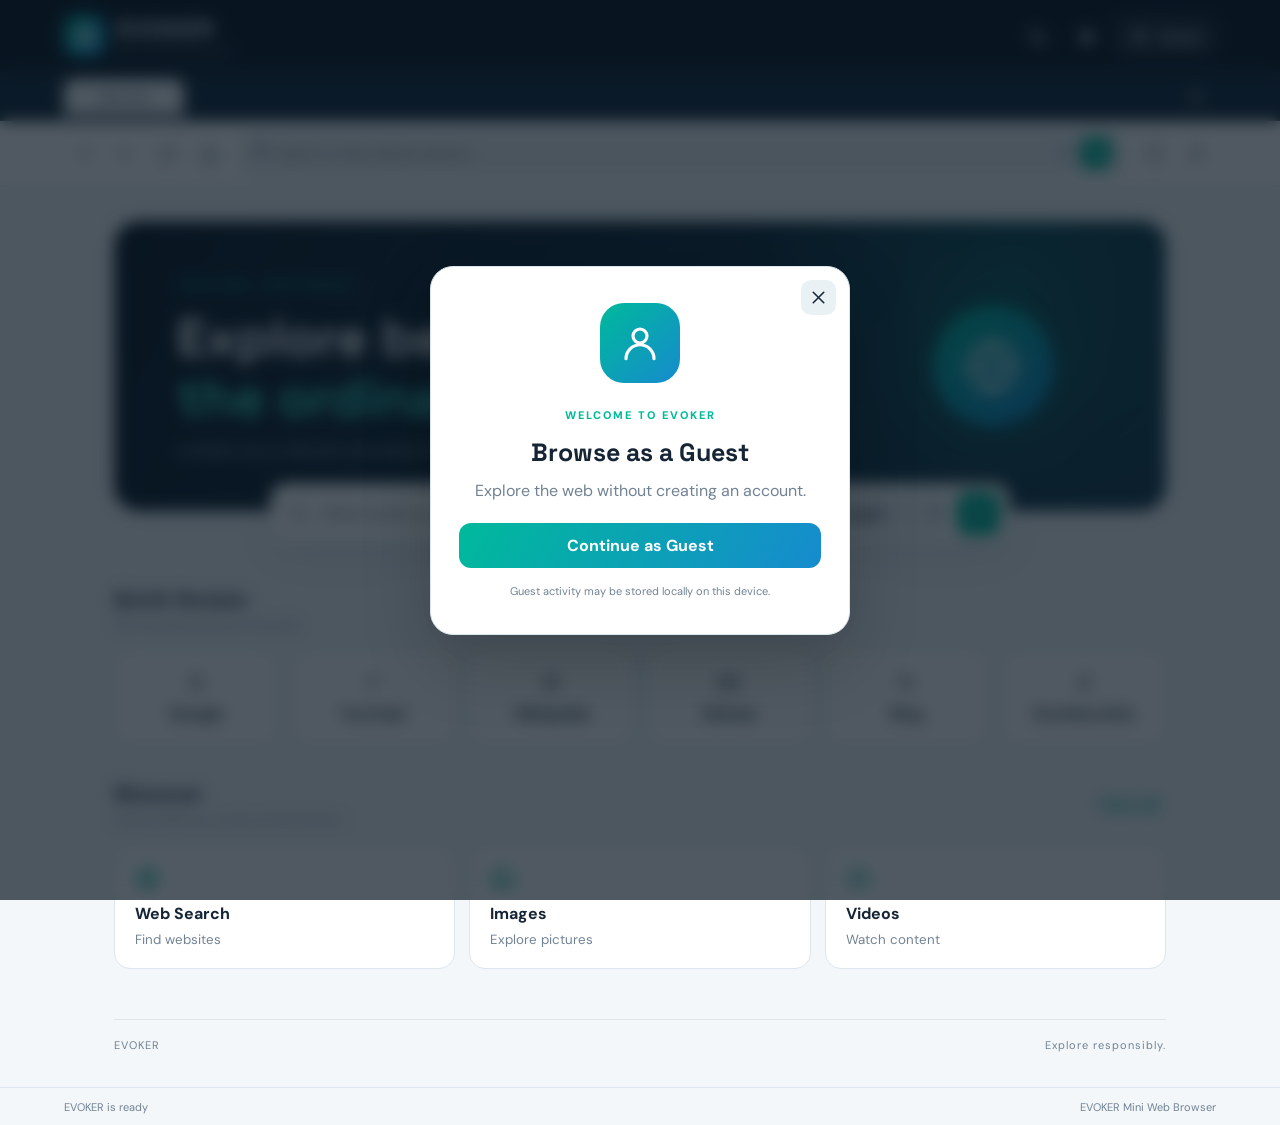
<file: index.html>
<!DOCTYPE html>
<html lang="en">
<head>
  <meta charset="UTF-8">
  <meta name="viewport" content="width=device-width, initial-scale=1.0">
  <meta name="theme-color" content="#101d2b">
  <meta name="description" content="EVOKER Mini Web Browser - Explore the internet your way.">
  <title>EVOKER — Mini Web Browser</title>
  <link rel="stylesheet" href="style.css">
</head>
<body>

<!-- SVG ICON LIBRARY -->
<svg xmlns="http://www.w3.org/2000/svg" style="display:none">
  <symbol id="i-home" viewBox="0 0 24 24"><path d="m3 10 9-7 9 7v10a1 1 0 0 1-1 1h-6v-7h-4v7H4a1 1 0 0 1-1-1z"/></symbol>
  <symbol id="i-back" viewBox="0 0 24 24"><path d="m15 18-6-6 6-6M9 12h12"/></symbol>
  <symbol id="i-forward" viewBox="0 0 24 24"><path d="m9 18 6-6-6-6m6 6H3"/></symbol>
  <symbol id="i-refresh" viewBox="0 0 24 24"><path d="M20 7v5h-5M4 17v-5h5"/><path d="M5.5 9A7 7 0 0 1 18 6l2 6M4 12l2 6a7 7 0 0 0 12.5-3"/></symbol>
  <symbol id="i-plus" viewBox="0 0 24 24"><path d="M12 5v14M5 12h14"/></symbol>
  <symbol id="i-search" viewBox="0 0 24 24"><circle cx="10.8" cy="10.8" r="7"/><path d="m16 16 5 5"/></symbol>
  <symbol id="i-bookmark" viewBox="0 0 24 24"><path d="M6 4a1 1 0 0 1 1-1h10a1 1 0 0 1 1 1v17l-6-4-6 4z"/></symbol>
  <symbol id="i-menu" viewBox="0 0 24 24"><path d="M4 6h16M4 12h16M4 18h16"/></symbol>
  <symbol id="i-user" viewBox="0 0 24 24"><circle cx="12" cy="8" r="4"/><path d="M4 21a8 8 0 0 1 16 0"/></symbol>
  <symbol id="i-clock" viewBox="0 0 24 24"><circle cx="12" cy="12" r="9"/><path d="M12 7v5l3 2"/></symbol>
  <symbol id="i-download" viewBox="0 0 24 24"><path d="M12 3v12m-5-5 5 5 5-5M4 19v2h16v-2"/></symbol>
  <symbol id="i-settings" viewBox="0 0 24 24"><circle cx="12" cy="12" r="3"/><path d="m19.4 15 .1.1 1.2 1-1.5 2.6-1.5-.5a8 8 0 0 1-2 .9l-.3 1.6h-3l-.3-1.6a8 8 0 0 1-2-.9l-1.5.5-1.5-2.6 1.2-1a8 8 0 0 1 0-2l-1.2-1 1.5-2.6 1.5.5a8 8 0 0 1 2-.9l.3-1.6h3l.3 1.6a8 8 0 0 1 2 .9l1.5-.5 1.5 2.6-1.2 1a8 8 0 0 1 0 2z" transform="translate(-1 -1)"/></symbol>
  <symbol id="i-globe" viewBox="0 0 24 24"><circle cx="12" cy="12" r="9"/><path d="M3 12h18M12 3c5 5 5 13 0 18M12 3c-5 5-5 13 0 18"/></symbol>
  <symbol id="i-news" viewBox="0 0 24 24"><path d="M4 4h16v16H4zM8 8h8M8 12h8M8 16h5"/></symbol>
  <symbol id="i-image" viewBox="0 0 24 24"><rect x="3" y="4" width="18" height="16" rx="2"/><circle cx="9" cy="10" r="2"/><path d="m4 18 5-5 4 4 3-3 4 4"/></symbol>
  <symbol id="i-video" viewBox="0 0 24 24"><rect x="3" y="5" width="18" height="14" rx="2"/><path d="m10 9 5 3-5 3z"/></symbol>
  <symbol id="i-moon" viewBox="0 0 24 24"><path d="M20 15A8 8 0 0 1 9 4a8 8 0 1 0 11 11z"/></symbol>
  <symbol id="i-close" viewBox="0 0 24 24"><path d="m6 6 12 12M18 6 6 18"/></symbol>
  <symbol id="i-shield" viewBox="0 0 24 24"><path d="M12 3 20 6v5c0 5-3.5 8-8 10-4.5-2-8-5-8-10V6z"/><path d="m9 12 2 2 4-4"/></symbol>
  <symbol id="i-trash" viewBox="0 0 24 24"><path d="M4 7h16M10 11v6m4-6v6M6 7l1 14h10l1-14M9 7V4h6v3"/></symbol>
  <symbol id="i-star" viewBox="0 0 24 24"><path d="m12 3 3 6 6.5 1-4.7 4.6 1.1 6.4-5.9-3.1-5.9 3.1 1.1-6.4L2.5 10 9 9z"/></symbol>
</svg>

<div class="browser-app">

  <!-- HEADER -->
  <header class="browser-header">
    <a class="brand" href="#" onclick="goHome();return false;">
      <span class="brand-mark">
        <svg><use href="#i-globe"/></svg>
      </span>
      <span>
        <strong>EVOKER</strong>
        <small>MINI WEB BROWSER</small>
      </span>
    </a>

    <div class="header-actions">
      <button id="themeToggle" class="icon-button" title="Change theme" aria-label="Change theme">
        <svg><use href="#i-moon"/></svg>
      </button>
      <button id="settingsButton" class="icon-button" title="Settings" aria-label="Settings">
        <svg><use href="#i-settings"/></svg>
      </button>
      <button id="profileButton" class="profile-button" title="Profile">
        <svg><use href="#i-user"/></svg>
        <span id="profileLabel">Guest</span>
      </button>
    </div>
  </header>

  <!-- TABS -->
  <section class="tabs-bar">
    <div id="tabsContainer" class="tabs-container">
      <button class="browser-tab active">New Tab</button>
    </div>
    <button id="newTabButton" class="icon-button new-tab" title="New tab">
      <svg><use href="#i-plus"/></svg>
    </button>
  </section>

  <!-- NAVIGATION -->
  <nav class="navigation-bar">
    <div class="nav-controls">
      <button id="backButton" class="icon-button" title="Back"><svg><use href="#i-back"/></svg></button>
      <button id="forwardButton" class="icon-button" title="Forward"><svg><use href="#i-forward"/></svg></button>
      <button id="reloadButton" class="icon-button" title="Reload"><svg><use href="#i-refresh"/></svg></button>
      <button id="homeButton" class="icon-button" title="Home"><svg><use href="#i-home"/></svg></button>
    </div>

    <form id="searchForm" class="address-form">
      <span id="securityIcon"><svg><use href="#i-shield"/></svg></span>
      <input id="addressInput" type="text" placeholder="Search or enter website address..." autocomplete="off">
      <button type="button" id="clearAddressButton" class="address-action" aria-label="Clear">
        <svg><use href="#i-close"/></svg>
      </button>
      <button type="submit" class="address-search-button" aria-label="Search">
        <svg><use href="#i-search"/></svg>
      </button>
      <div id="suggestionsBox" class="suggestions-box hidden">
        <div id="suggestionsList"></div>
      </div>
    </form>

    <div class="nav-actions">
      <button id="bookmarkButton" class="icon-button" title="Bookmark"><svg><use href="#i-bookmark"/></svg></button>
      <button id="menuButton" class="icon-button" title="Menu"><svg><use href="#i-menu"/></svg></button>
    </div>
  </nav>

  <!-- MENU -->
  <div id="browserMenu" class="browser-menu hidden">
    <button data-page="discover"><svg><use href="#i-globe"/></svg> Discover</button>
    <button data-page="news"><svg><use href="#i-news"/></svg> News</button>
    <button data-page="bookmarks"><svg><use href="#i-bookmark"/></svg> Bookmarks</button>
    <button data-page="history"><svg><use href="#i-clock"/></svg> History</button>
    <button data-page="downloads"><svg><use href="#i-download"/></svg> Downloads</button>
    <button data-page="settings"><svg><use href="#i-settings"/></svg> Settings</button>
    <button id="guestMenuButton"><svg><use href="#i-user"/></svg> Guest Mode</button>
  </div>

  <main id="mainContent">

    <!-- HOME -->
    <section id="homePage" class="content-page home-page">
      <div class="hero-section">
        <div class="hero-text">
          <span class="hero-eyebrow">YOUR WEB. YOUR WORLD.</span>
          <h1>Explore beyond<br><span>the ordinary.</span></h1>
          <p>A simpler way to discover and explore the internet.</p>
        </div>
        <div class="hero-art">
          <div class="hero-orbit orbit-a"></div>
          <div class="hero-orbit orbit-b"></div>
          <div class="hero-globe">
            <svg><use href="#i-globe"/></svg>
          </div>
        </div>
      </div>

      <form id="homeSearchForm" class="home-search-form">
        <svg><use href="#i-search"/></svg>
        <input id="homeSearchInput" type="text" placeholder="What would you like to explore?">
        <select id="searchEngineSelect" aria-label="Search engine">
          <option value="google">Google</option>
          <option value="bing">Bing</option>
          <option value="duckduckgo">DuckDuckGo</option>
        </select>
        <button type="submit" aria-label="Search"><svg><use href="#i-forward"/></svg></button>
      </form>

      <div class="section-heading">
        <div><h2>Quick Access</h2><p>Your favourite places on the web</p></div>
      </div>
      <div id="quickLinksContainer" class="quick-links-container"></div>

      <div class="section-heading">
        <div><h2>Discover</h2><p>Explore different corners of the internet</p></div>
        <button data-page="discover" class="text-button">View all</button>
      </div>

      <div class="discover-preview">
        <button class="preview-card" data-search="web">
          <svg><use href="#i-globe"/></svg><strong>Web Search</strong><small>Find websites</small>
        </button>
        <button class="preview-card" data-search="images">
          <svg><use href="#i-image"/></svg><strong>Images</strong><small>Explore pictures</small>
        </button>
        <button class="preview-card" data-search="videos">
          <svg><use href="#i-video"/></svg><strong>Videos</strong><small>Watch content</small>
        </button>
      </div>

      <div class="home-footer">
        <span>EVOKER</span>
        <span>Explore responsibly.</span>
      </div>
    </section>

    <!-- WEBSITE VIEWER -->
    <section id="websitePage" class="content-page hidden">
      <div class="website-toolbar">
        <h2 id="currentWebsiteTitle">Website</h2>
        <button id="openExternalButton" class="premium-button">
          Open External
        </button>
      </div>
      <div id="websiteWarning" class="website-warning">
        Some websites block embedded viewing. If this page does not load, use Open External.
      </div>
      <iframe id="websiteFrame" title="Website viewer"
        sandbox="allow-forms allow-scripts allow-same-origin allow-popups allow-popups-to-escape-sandbox allow-downloads"
        referrerpolicy="no-referrer-when-downgrade"></iframe>
    </section>

    <!-- DISCOVER -->
    <section id="discoverPage" class="content-page hidden">
      <div class="page-heading">
        <span>EXPLORE</span><h1>Discover the web</h1>
        <p>Choose a category to start exploring.</p>
      </div>
      <div class="discover-grid">
        <button class="discover-card" data-search="web"><svg><use href="#i-globe"/></svg><strong>Web</strong><small>Search websites</small></button>
        <button class="discover-card" data-search="images"><svg><use href="#i-image"/></svg><strong>Images</strong><small>Find pictures</small></button>
        <button class="discover-card" data-search="videos"><svg><use href="#i-video"/></svg><strong>Videos</strong><small>Explore videos</small></button>
        <button class="discover-card" data-search="news"><svg><use href="#i-news"/></svg><strong>News</strong><small>Latest headlines</small></button>
        <button class="discover-card" data-search="shopping"><svg><use href="#i-star"/></svg><strong>Shopping</strong><small>Explore products</small></button>
        <button class="discover-card" data-search="maps"><svg><use href="#i-globe"/></svg><strong>Maps</strong><small>Explore places</small></button>
      </div>
    </section>

    <!-- NEWS -->
    <section id="newsPage" class="content-page hidden">
      <div class="page-heading">
        <span>THE LATEST</span><h1>News Explorer</h1>
        <p>Discover headlines from around the world.</p>
      </div>
      <div class="news-filters">
        <button class="news-filter active" data-category="all">All</button>
        <button class="news-filter" data-category="india">India</button>
        <button class="news-filter" data-category="world">World</button>
        <button class="news-filter" data-category="technology">Technology</button>
        <button class="news-filter" data-category="sports">Sports</button>
        <button class="news-filter" data-category="business">Business</button>
      </div>
      <button id="refreshNewsButton" class="secondary-button">
        <svg><use href="#i-refresh"/></svg> Refresh News
      </button>
      <div id="newsContainer" class="news-container"></div>
    </section>

    <!-- BOOKMARKS -->
    <section id="bookmarksPage" class="content-page hidden">
      <div class="page-heading">
        <span>YOUR COLLECTION</span><h1>Bookmarks</h1>
        <p>Websites you want to keep close.</p>
      </div>
      <div id="bookmarksContainer" class="saved-container"></div>
    </section>

    <!-- HISTORY -->
    <section id="historyPage" class="content-page hidden">
      <div class="page-heading">
        <span>YOUR ACTIVITY</span><h1>Browsing History</h1>
        <p>Previously visited websites.</p>
      </div>
      <button id="clearHistoryButton" class="secondary-button">
        <svg><use href="#i-trash"/></svg> Clear History
      </button>
      <div id="historyContainer" class="saved-container"></div>
    </section>

    <!-- DOWNLOADS -->
    <section id="downloadsPage" class="content-page hidden">
      <div class="page-heading">
        <span>YOUR FILES</span><h1>Downloads</h1>
        <p>Your recorded downloads.</p>
      </div>
      <div id="downloadsContainer" class="saved-container"></div>
    </section>

    <!-- SETTINGS -->
    <section id="settingsPage" class="content-page hidden">
      <div class="page-heading">
        <span>PERSONALIZE</span><h1>Browser Settings</h1>
        <p>Make EVOKER work your way.</p>
      </div>

      <div class="settings-group">
        <label for="settingsSearchEngine">Default Search Engine</label>
        <select id="settingsSearchEngine">
          <option value="google">Google</option>
          <option value="bing">Bing</option>
          <option value="duckduckgo">DuckDuckGo</option>
        </select>
      </div>

      <div class="settings-group">
        <label for="appearanceSelect">Appearance</label>
        <select id="appearanceSelect">
          <option value="light">Light</option>
          <option value="dark">Dark</option>
          <option value="system">System</option>
        </select>
      </div>

      <div class="settings-group">
        <label for="homepageSelect">Startup Page</label>
        <select id="homepageSelect">
          <option value="home">Home</option>
          <option value="discover">Discover</option>
          <option value="news">News</option>
        </select>
      </div>

      <button id="clearDataButton" class="danger-button">
        <svg><use href="#i-trash"/></svg> Clear Browser Data
      </button>
    </section>

  </main>

  <!-- GUEST MODE MODAL -->
  <div id="guestPanel" class="modal-overlay hidden">
    <div class="guest-card">
      <button id="closeGuestButton" class="modal-close" aria-label="Close">
        <svg><use href="#i-close"/></svg>
      </button>
      <div class="guest-illustration">
        <svg><use href="#i-user"/></svg>
      </div>
      <span class="hero-eyebrow">WELCOME TO EVOKER</span>
      <h2>Browse as a Guest</h2>
      <p>Explore the web without creating an account.</p>
      <button id="continueGuestButton" class="premium-button">Continue as Guest</button>
      <small>Guest activity may be stored locally on this device.</small>
    </div>
  </div>

  <!-- FOOTER STATUS -->
  <footer class="browser-footer">
    <span id="connectionStatus">Ready</span>
    <span>EVOKER Mini Web Browser</span>
  </footer>

</div>

<script src="script.js"></script>
</body>
</html>
</file>
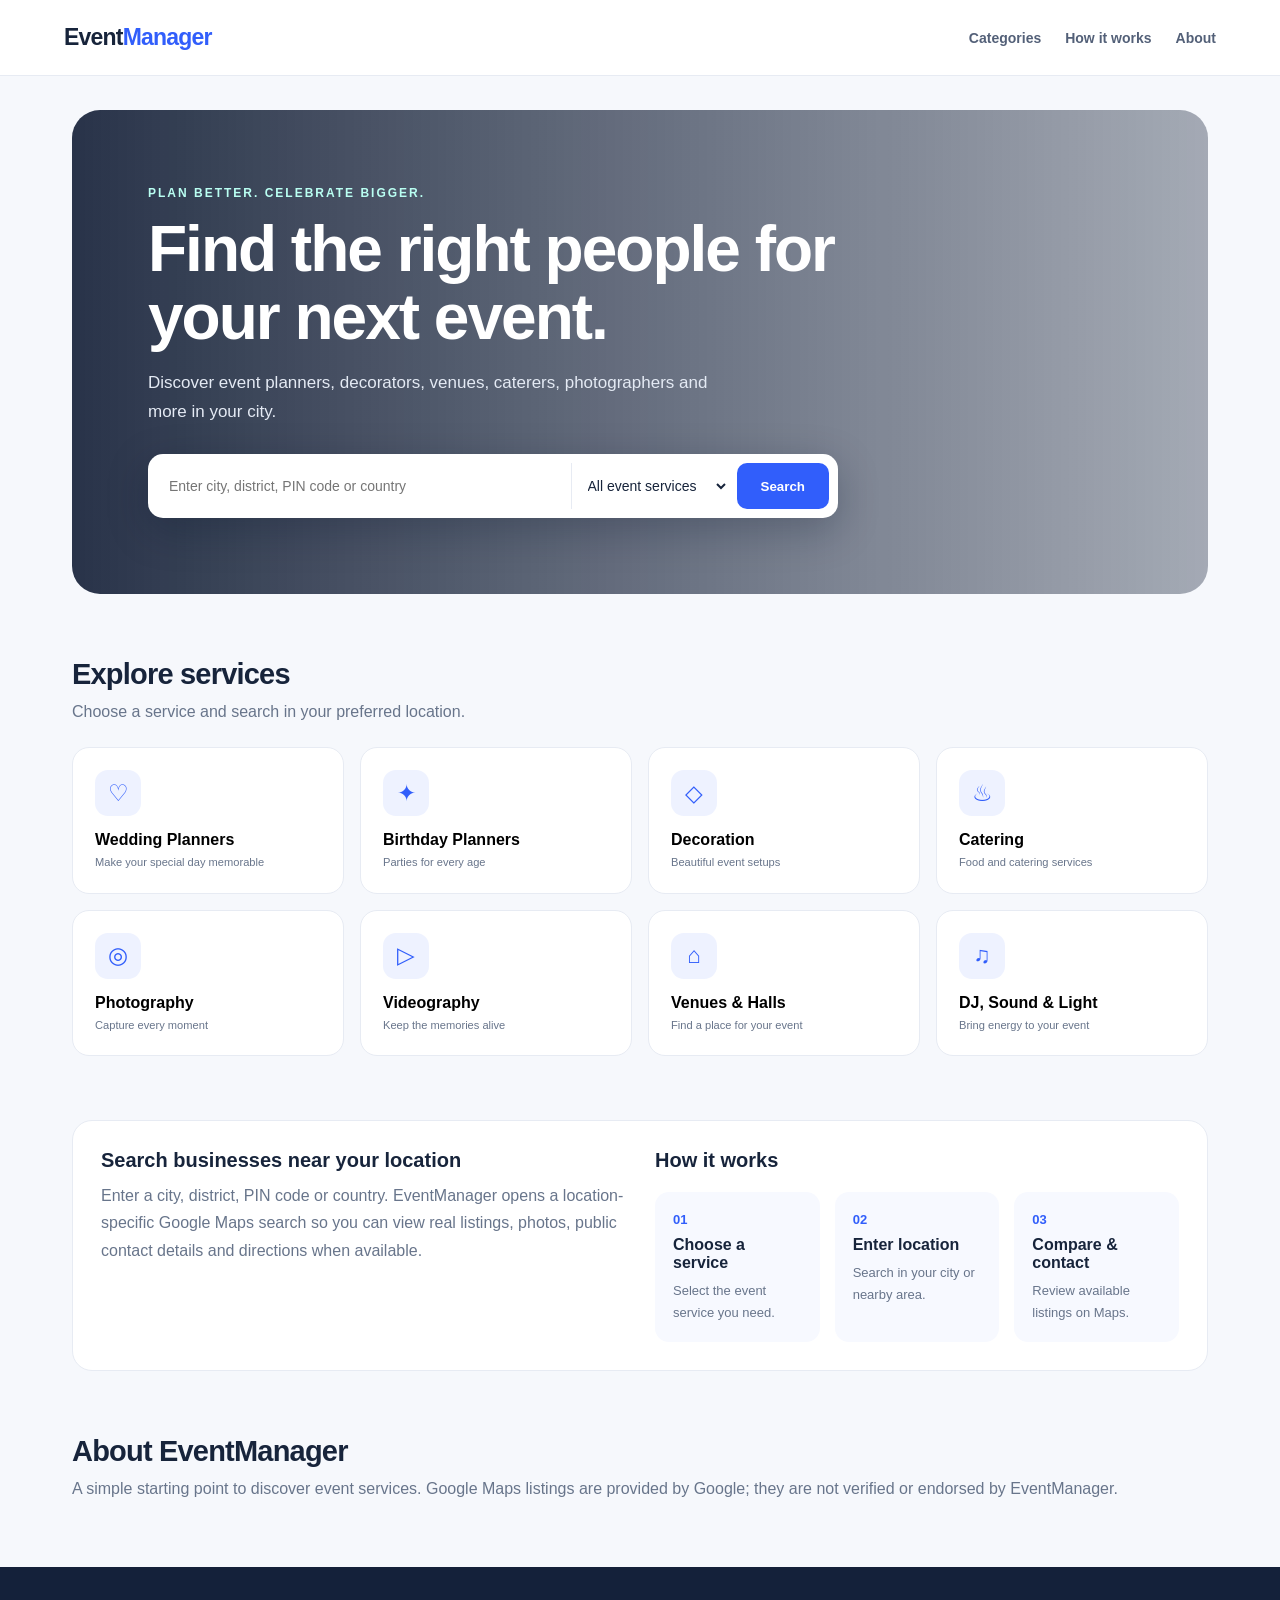
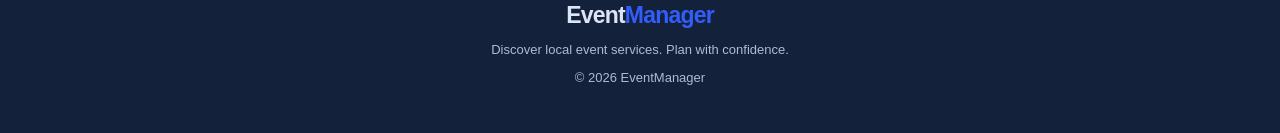
<file: index-3.html>
<!DOCTYPE html>
<html lang="en">
<head>
<meta charset="UTF-8">
<meta name="viewport" content="width=device-width, initial-scale=1.0">
<title>EventManager — Find Event Professionals</title>
<meta name="description" content="Discover event planners, venues, caterers, photographers and event services near you.">
<style>
:root{--ink:#17243b;--muted:#68758b;--blue:#315efb;--teal:#12b8a6;--bg:#f6f8fc;--line:#e7ebf3}
*{box-sizing:border-box}body{margin:0;font-family:Inter,Arial,sans-serif;color:var(--ink);background:var(--bg)}
header{height:76px;background:#fff;border-bottom:1px solid var(--line);display:flex;align-items:center;justify-content:space-between;padding:0 max(5%,calc((100% - 1180px)/2));gap:20px}
.brand{font-size:23px;font-weight:800;letter-spacing:-.8px}.brand span{color:var(--blue)}
nav{display:flex;gap:24px}nav a{color:#536078;text-decoration:none;font-size:14px;font-weight:600}
.hero{max-width:1180px;margin:34px auto 0;padding:0 22px}
.hero-box{min-height:440px;border-radius:28px;overflow:hidden;position:relative;background:linear-gradient(90deg,rgba(12,24,48,.88),rgba(12,24,48,.35)),url('https://images.unsplash.com/photo-1519225421980-715cb0215aed?auto=format&fit=crop&w=1800&q=85') center/cover;display:flex;align-items:center;padding:clamp(28px,6vw,76px);color:#fff}
.hero-content{max-width:690px}.eyebrow{font-size:12px;letter-spacing:2px;text-transform:uppercase;color:#b9fff2;font-weight:800}
h1{font-size:clamp(36px,5.5vw,64px);line-height:1.06;letter-spacing:-2px;margin:16px 0}
.hero p{font-size:17px;line-height:1.7;color:#e4eaf4;max-width:580px}
.search{margin-top:28px;background:#fff;border-radius:15px;padding:9px;display:flex;gap:8px;max-width:720px;box-shadow:0 12px 40px #06122b44}
.search input,.search select{min-width:0;border:0;outline:0;padding:14px 12px;font-size:14px;color:var(--ink);background:#fff}
.search input{flex:1}.search select{max-width:190px;border-left:1px solid var(--line)}
.search button{border:0;border-radius:10px;background:var(--blue);color:#fff;padding:0 24px;font-weight:700;cursor:pointer}
.section{max-width:1180px;margin:64px auto;padding:0 22px}.section-head{display:flex;justify-content:space-between;align-items:end;gap:15px;margin-bottom:22px}
h2{font-size:29px;letter-spacing:-.8px;margin:0 0 8px}.sub{color:var(--muted);margin:0;line-height:1.6}
.grid{display:grid;grid-template-columns:repeat(4,1fr);gap:16px}
.category{background:#fff;border:1px solid var(--line);border-radius:17px;padding:22px;text-align:left;cursor:pointer;transition:.2s}
.category:hover{transform:translateY(-3px);border-color:#b9c8ff;box-shadow:0 12px 30px #263b6710}
.category .symbol{width:46px;height:46px;border-radius:13px;background:#eef2ff;color:var(--blue);display:grid;place-items:center;font-size:23px;margin-bottom:15px}
.category strong{display:block;font-size:16px}.category small{display:block;color:var(--muted);margin-top:6px;line-height:1.4}
.info{background:#fff;border:1px solid var(--line);border-radius:20px;padding:28px;display:grid;grid-template-columns:1fr 1fr;gap:30px}
.info h3{margin:0 0 10px;font-size:20px}.info p{color:var(--muted);line-height:1.7;margin:0}
.steps{display:grid;grid-template-columns:repeat(3,1fr);gap:15px;margin-top:20px}
.step{background:#f7f9ff;border-radius:14px;padding:18px}.step b{color:var(--blue);font-size:13px}.step h3{font-size:16px;margin:8px 0}.step p{font-size:13px}
footer{margin-top:65px;background:#14213a;color:#dce5f5;padding:35px 22px;text-align:center}footer p{font-size:13px;color:#aebbd0}
@media(max-width:760px){header{padding:0 18px;height:66px}nav{gap:12px}nav a{font-size:12px}.grid{grid-template-columns:repeat(2,1fr)}.info{grid-template-columns:1fr}.search{flex-wrap:wrap}.search input{flex-basis:100%}.search select{flex:1;max-width:none;border-left:0;border-top:1px solid var(--line)}.search button{height:48px;flex:1}.steps{grid-template-columns:1fr}.hero-box{min-height:500px}}
@media(max-width:420px){nav a:nth-child(2){display:none}.grid{gap:10px}.category{padding:16px}}
</style>
</head>
<body>
<header>
  <div class="brand">Event<span>Manager</span></div>
  <nav><a href="#categories">Categories</a><a href="#how">How it works</a><a href="#about">About</a></nav>
</header>
<main>
<section class="hero">
 <div class="hero-box">
  <div class="hero-content">
   <div class="eyebrow">Plan better. Celebrate bigger.</div>
   <h1>Find the right people for your next event.</h1>
   <p>Discover event planners, decorators, venues, caterers, photographers and more in your city.</p>
   <form class="search" id="searchForm">
    <input id="location" type="text" placeholder="Enter city, district, PIN code or country" required>
    <select id="categorySelect" aria-label="Choose a category">
      <option value="event planners">All event services</option>
      <option value="wedding planners">Wedding planners</option>
      <option value="birthday party planners">Birthday planners</option>
      <option value="event decorators">Decorators</option>
      <option value="caterers">Caterers</option>
      <option value="event photographers">Photographers</option>
      <option value="event venues and banquet halls">Venues & halls</option>
      <option value="DJs and sound services">DJ & sound</option>
      <option value="event videographers">Videographers</option>
    </select>
    <button type="submit">Search</button>
   </form>
  </div>
 </div>
</section>
<section class="section" id="categories">
 <div class="section-head"><div><h2>Explore services</h2><p class="sub">Choose a service and search in your preferred location.</p></div></div>
 <div class="grid">
  <button class="category" data-category="wedding planners"><div class="symbol">♡</div><strong>Wedding Planners</strong><small>Make your special day memorable</small></button>
  <button class="category" data-category="birthday party planners"><div class="symbol">✦</div><strong>Birthday Planners</strong><small>Parties for every age</small></button>
  <button class="category" data-category="event decorators"><div class="symbol">◇</div><strong>Decoration</strong><small>Beautiful event setups</small></button>
  <button class="category" data-category="caterers"><div class="symbol">♨</div><strong>Catering</strong><small>Food and catering services</small></button>
  <button class="category" data-category="event photographers"><div class="symbol">◎</div><strong>Photography</strong><small>Capture every moment</small></button>
  <button class="category" data-category="event videographers"><div class="symbol">▷</div><strong>Videography</strong><small>Keep the memories alive</small></button>
  <button class="category" data-category="event venues and banquet halls"><div class="symbol">⌂</div><strong>Venues & Halls</strong><small>Find a place for your event</small></button>
  <button class="category" data-category="DJs and sound services"><div class="symbol">♫</div><strong>DJ, Sound & Light</strong><small>Bring energy to your event</small></button>
 </div>
</section>
<section class="section" id="how">
 <div class="info">
  <div><h3>Search businesses near your location</h3><p>Enter a city, district, PIN code or country. EventManager opens a location-specific Google Maps search so you can view real listings, photos, public contact details and directions when available.</p></div>
  <div><h3>How it works</h3><div class="steps">
   <div class="step"><b>01</b><h3>Choose a service</h3><p>Select the event service you need.</p></div>
   <div class="step"><b>02</b><h3>Enter location</h3><p>Search in your city or nearby area.</p></div>
   <div class="step"><b>03</b><h3>Compare & contact</h3><p>Review available listings on Maps.</p></div>
  </div></div>
 </div>
</section>
<section class="section" id="about"><h2>About EventManager</h2><p class="sub">A simple starting point to discover event services. Google Maps listings are provided by Google; they are not verified or endorsed by EventManager.</p></section>
</main>
<footer><div class="brand">Event<span>Manager</span></div><p>Discover local event services. Plan with confidence.</p><p>© 2026 EventManager</p></footer>
<script>
const locationInput=document.getElementById('location');
const categorySelect=document.getElementById('categorySelect');
function searchMaps(){
 const place=locationInput.value.trim();
 if(!place){locationInput.focus();return;}
 const category=categorySelect.value;
 const query=encodeURIComponent(category+' near '+place);
 window.open('https://www.google.com/maps/search/?api=1&query='+query,'_blank','noopener');
}
document.getElementById('searchForm').addEventListener('submit',function(e){e.preventDefault();searchMaps();});
document.querySelectorAll('.category').forEach(function(card){
 card.addEventListener('click',function(){
  categorySelect.value=card.dataset.category;
  locationInput.focus();
  document.getElementById('searchForm').scrollIntoView({behavior:'smooth',block:'center'});
 });
});
</script>
</body>
</html>
</file>
<file: style.css>
@import url('https://fonts.googleapis.com/css2?family=DM+Sans:wght@400;500;600;700;800&family=Space+Grotesk:wght@400;500;600;700&display=swap');

:root {
  --bg: #f3f7fa;
  --surface: #ffffff;
  --surface-2: #eaf1f5;
  --text: #152536;
  --muted: #718293;
  --border: #dce6ed;
  --navy: #101d2b;
  --navy-2: #192d40;
  --teal: #00b99b;
  --blue: #168bce;
  --amber: #f5a623;
  --danger: #dc5151;
  --shadow: 0 12px 35px rgba(19, 42, 60, .08);
}

* {
  box-sizing: border-box;
  margin: 0;
  padding: 0;
}

body {
  min-height: 100vh;
  background: var(--bg);
  color: var(--text);
  font-family: 'DM Sans', sans-serif;
  transition: background .25s, color .25s;
}

button, input, select {
  font: inherit;
}

button {
  cursor: pointer;
  border: 0;
}

button:focus-visible,
input:focus-visible,
select:focus-visible {
  outline: 3px solid rgba(0,185,155,.35);
  outline-offset: 2px;
}

svg {
  width: 21px;
  height: 21px;
  fill: none;
  stroke: currentColor;
  stroke-width: 1.8;
  stroke-linecap: round;
  stroke-linejoin: round;
}

.hidden {
  display: none !important;
}

/* MAIN APP */

.browser-app {
  min-height: 100vh;
  display: flex;
  flex-direction: column;
}

/* HEADER */

.browser-header {
  height: 72px;
  background: var(--navy);
  color: #fff;
  display: flex;
  justify-content: space-between;
  align-items: center;
  padding: 0 5%;
  gap: 15px;
}

.brand {
  display: flex;
  align-items: center;
  gap: 12px;
  text-decoration: none;
  color: white;
}

.brand-mark {
  width: 42px;
  height: 42px;
  border-radius: 14px;
  background: linear-gradient(135deg, var(--teal), var(--blue));
  display: grid;
  place-items: center;
  color: white;
}

.brand-mark svg {
  width: 25px;
  height: 25px;
}

.brand strong {
  display: block;
  font: 700 23px 'Space Grotesk', sans-serif;
  letter-spacing: 2px;
}

.brand small {
  display: block;
  color: #9cb0c0;
  font-size: 9px;
  letter-spacing: 2px;
  margin-top: 2px;
}

.header-actions {
  display: flex;
  align-items: center;
  gap: 9px;
}

.icon-button {
  width: 39px;
  height: 39px;
  border-radius: 12px;
  background: transparent;
  color: inherit;
  display: inline-grid;
  place-items: center;
  transition: .2s;
}

.icon-button:hover {
  background: rgba(0,185,155,.16);
  color: var(--teal);
  transform: translateY(-2px);
}

.profile-button {
  min-height: 39px;
  display: flex;
  align-items: center;
  gap: 8px;
  padding: 0 13px;
  border: 1px solid rgba(255,255,255,.18);
  border-radius: 12px;
  background: rgba(255,255,255,.08);
  color: white;
}

.profile-button:hover {
  background: rgba(255,255,255,.15);
}

/* TABS */

.tabs-bar {
  min-height: 48px;
  display: flex;
  align-items: center;
  gap: 8px;
  padding: 5px 5%;
  background: var(--navy-2);
  color: white;
}

.tabs-container {
  display: flex;
  align-items: center;
  gap: 6px;
  flex: 1;
  overflow-x: auto;
}

.browser-tab {
  min-width: 120px;
  max-width: 210px;
  padding: 10px 13px;
  background: rgba(255,255,255,.06);
  color: #aabac7;
  border-radius: 9px 9px 0 0;
  font-size: 12px;
  overflow: hidden;
  text-overflow: ellipsis;
  white-space: nowrap;
}

.browser-tab.active {
  background: var(--bg);
  color: var(--text);
}

.new-tab {
  color: white;
}

/* NAVIGATION */

.navigation-bar {
  min-height: 65px;
  display: flex;
  align-items: center;
  gap: 12px;
  padding: 10px 5%;
  background: var(--surface);
  border-bottom: 1px solid var(--border);
}

.nav-controls, .nav-actions {
  display: flex;
  align-items: center;
  gap: 3px;
  color: var(--muted);
}

.address-form {
  flex: 1;
  height: 43px;
  min-width: 100px;
  position: relative;
  display: flex;
  align-items: center;
  gap: 8px;
  padding: 0 10px;
  background: var(--surface-2);
  border: 1px solid transparent;
  border-radius: 13px;
  color: var(--muted);
}

.address-form:focus-within {
  border-color: var(--teal);
  box-shadow: 0 0 0 3px rgba(0,185,155,.1);
}

.address-form > span svg {
  width: 18px;
  height: 18px;
}

.address-form input {
  width: 100%;
  min-width: 0;
  height: 100%;
  border: 0;
  outline: none;
  background: transparent;
  color: var(--text);
  font-size: 13px;
}

.address-action {
  background: transparent;
  color: var(--muted);
  display: grid;
  place-items: center;
}

.address-action svg {
  width: 17px;
}

.address-search-button {
  width: 32px;
  height: 32px;
  flex-shrink: 0;
  display: grid;
  place-items: center;
  background: var(--teal);
  color: white;
  border-radius: 9px;
}

.address-search-button:hover {
  background: #009e85;
}

/* SUGGESTIONS */

.suggestions-box {
  position: absolute;
  z-index: 30;
  top: 49px;
  left: 0;
  right: 0;
  background: var(--surface);
  border: 1px solid var(--border);
  border-radius: 12px;
  box-shadow: var(--shadow);
  overflow: hidden;
}

.suggestions-box button {
  width: 100%;
  text-align: left;
  padding: 12px 15px;
  color: var(--text);
  background: transparent;
}

.suggestions-box button:hover {
  background: var(--surface-2);
}

/* MENU */

.browser-menu {
  position: absolute;
  top: 185px;
  right: 5%;
  z-index: 40;
  width: 220px;
  background: var(--surface);
  border: 1px solid var(--border);
  border-radius: 15px;
  box-shadow: var(--shadow);
  padding: 8px;
}

.browser-menu button {
  width: 100%;
  display: flex;
  align-items: center;
  gap: 12px;
  padding: 12px;
  color: var(--text);
  background: transparent;
  border-radius: 9px;
  text-align: left;
}

.browser-menu button svg {
  color: var(--teal);
  width: 19px;
}

.browser-menu button:hover {
  background: var(--surface-2);
}

/* MAIN CONTENT */

#mainContent {
  flex: 1;
  width: 100%;
}

.content-page {
  width: 100%;
  max-width: 1180px;
  margin: auto;
  padding: 35px 5%;
}

/* HERO */

.hero-section {
  min-height: 270px;
  position: relative;
  overflow: hidden;
  display: flex;
  align-items: center;
  justify-content: space-between;
  padding: 35px 6%;
  border-radius: 25px;
  background:
    radial-gradient(circle at 85% 20%, rgba(0,185,155,.23), transparent 30%),
    linear-gradient(120deg, #101d2b, #1a3c50);
  color: white;
}

.hero-text {
  position: relative;
  z-index: 2;
}

.hero-eyebrow {
  color: var(--teal);
  font-size: 11px;
  font-weight: 800;
  letter-spacing: 2px;
}

.hero-text h1 {
  font: 700 clamp(30px, 5vw, 53px) 'Space Grotesk', sans-serif;
  line-height: 1.13;
  margin: 14px 0;
}

.hero-text h1 span {
  color: #36d4bd;
}

.hero-text p {
  color: #bdcbd5;
  font-size: 14px;
}

.hero-art {
  width: 220px;
  height: 220px;
  flex-shrink: 0;
  display: grid;
  place-items: center;
  position: relative;
}

.hero-globe {
  width: 120px;
  height: 120px;
  border-radius: 50%;
  display: grid;
  place-items: center;
  color: #fff;
  background: linear-gradient(145deg, #00b99b, #168bce);
  box-shadow: 0 0 55px rgba(0,185,155,.32);
  animation: float 4s ease-in-out infinite;
}

.hero-globe svg {
  width: 65px;
  height: 65px;
  stroke-width: 1.2;
}

.hero-orbit {
  position: absolute;
  border: 1px solid rgba(255,255,255,.2);
  border-radius: 50%;
}

.orbit-a {
  width: 185px;
  height: 185px;
}

.orbit-b {
  width: 220px;
  height: 220px;
}

@keyframes float {
  0%,100% { transform: translateY(0); }
  50% { transform: translateY(-10px); }
}

/* HOME SEARCH */

.home-search-form {
  max-width: 740px;
  height: 60px;
  margin: -28px auto 42px;
  position: relative;
  z-index: 3;
  display: flex;
  align-items: center;
  gap: 12px;
  padding: 7px 9px 7px 18px;
  background: var(--surface);
  border: 1px solid var(--border);
  border-radius: 17px;
  box-shadow: var(--shadow);
  color: var(--muted);
}

.home-search-form > svg {
  flex-shrink: 0;
}

.home-search-form input {
  flex: 1;
  min-width: 0;
  border: 0;
  outline: none;
  background: transparent;
  color: var(--text);
}

.home-search-form select {
  max-width: 125px;
  padding: 8px;
  border: 0;
  border-radius: 8px;
  background: var(--surface-2);
  color: var(--text);
}

.home-search-form button {
  width: 43px;
  height: 43px;
  flex-shrink: 0;
  display: grid;
  place-items: center;
  background: var(--teal);
  color: white;
  border-radius: 12px;
}

/* SECTION HEADINGS */

.section-heading {
  display: flex;
  justify-content: space-between;
  align-items: center;
  margin: 35px 0 17px;
}

.section-heading h2 {
  font: 700 21px 'Space Grotesk', sans-serif;
}

.section-heading p {
  color: var(--muted);
  font-size: 12px;
  margin-top: 5px;
}

.text-button {
  background: transparent;
  color: var(--teal);
  font-weight: 700;
  padding: 8px;
}

/* QUICK LINKS */

.quick-links-container {
  display: grid;
  grid-template-columns: repeat(auto-fit, minmax(120px, 1fr));
  gap: 14px;
}

.quick-link {
  min-height: 95px;
  display: flex;
  flex-direction: column;
  align-items: center;
  justify-content: center;
  gap: 10px;
  border-radius: 16px;
  background: var(--surface);
  border: 1px solid var(--border);
  color: var(--text);
  font-weight: 600;
  transition: .2s;
}

.quick-link:hover {
  transform: translateY(-4px);
  border-color: var(--teal);
  box-shadow: var(--shadow);
}

/* DISCOVER PREVIEW */

.discover-preview {
  display: grid;
  grid-template-columns: repeat(3, 1fr);
  gap: 14px;
}

.preview-card {
  min-height: 120px;
  padding: 20px;
  display: flex;
  flex-direction: column;
  align-items: flex-start;
  justify-content: center;
  gap: 7px;
  border: 1px solid var(--border);
  border-radius: 16px;
  background: var(--surface);
  color: var(--text);
  text-align: left;
  transition: .2s;
}

.preview-card svg {
  color: var(--teal);
  width: 25px;
  height: 25px;
  margin-bottom: 5px;
}

.preview-card small {
  color: var(--muted);
}

.preview-card:hover {
  transform: translateY(-4px);
  border-color: var(--teal);
}

.home-footer {
  margin-top: 50px;
  padding-top: 18px;
  border-top: 1px solid var(--border);
  display: flex;
  justify-content: space-between;
  color: var(--muted);
  font-size: 11px;
  letter-spacing: 1px;
}

/* PAGE HEADINGS */

.page-heading {
  margin-bottom: 28px;
}

.page-heading > span {
  color: var(--teal);
  font-size: 11px;
  font-weight: 800;
  letter-spacing: 2px;
}

.page-heading h1 {
  font: 700 clamp(27px, 4vw, 38px) 'Space Grotesk', sans-serif;
  margin: 9px 0;
}

.page-heading p {
  color: var(--muted);
}

/* DISCOVER GRID */

.discover-grid {
  display: grid;
  grid-template-columns: repeat(3, 1fr);
  gap: 16px;
}

.discover-card {
  min-height: 170px;
  padding: 24px;
  display: flex;
  flex-direction: column;
  align-items: flex-start;
  justify-content: center;
  gap: 10px;
  background: var(--surface);
  border: 1px solid var(--border);
  border-radius: 18px;
  color: var(--text);
  text-align: left;
  transition: .2s;
}

.discover-card svg {
  color: var(--teal);
  width: 32px;
  height: 32px;
}

.discover-card strong {
  font-size: 17px;
}

.discover-card small {
  color: var(--muted);
}

.discover-card:hover {
  transform: translateY(-5px);
  border-color: var(--teal);
  box-shadow: var(--shadow);
}

/* NEWS */

.news-filters {
  display: flex;
  flex-wrap: wrap;
  gap: 8px;
  margin-bottom: 20px;
}

.news-filter {
  padding: 9px 16px;
  border-radius: 30px;
  background: var(--surface-2);
  color: var(--muted);
}

.news-filter.active,
.news-filter:hover {
  background: var(--teal);
  color: white;
}

.news-container {
  display: grid;
  grid-template-columns: repeat(2, 1fr);
  gap: 14px;
  margin-top: 20px;
}

.news-card {
  padding: 19px;
  border: 1px solid var(--border);
  background: var(--surface);
  border-radius: 15px;
}

.news-card h3 {
  font-size: 16px;
  line-height: 1.5;
  margin-bottom: 10px;
}

.news-card p {
  color: var(--muted);
  font-size: 12px;
  margin-bottom: 10px;
}

.news-card a {
  color: var(--teal);
  text-decoration: none;
  font-weight: 700;
  font-size: 13px;
}

/* BUTTONS */

.premium-button {
  padding: 12px 20px;
  display: inline-flex;
  justify-content: center;
  align-items: center;
  gap: 9px;
  border-radius: 12px;
  background: linear-gradient(120deg, var(--teal), var(--blue));
  color: white;
  font-weight: 700;
  transition: .2s;
}

.premium-button:hover {
  transform: translateY(-2px);
  box-shadow: 0 8px 20px rgba(0,185,155,.2);
}

.secondary-button {
  padding: 11px 16px;
  display: inline-flex;
  align-items: center;
  gap: 9px;
  border: 1px solid var(--border);
  border-radius: 11px;
  background: var(--surface);
  color: var(--text);
  font-weight: 600;
}

.secondary-button:hover {
  border-color: var(--teal);
}

.danger-button {
  padding: 12px 17px;
  display: inline-flex;
  align-items: center;
  gap: 9px;
  border-radius: 11px;
  background: #fff0f0;
  color: var(--danger);
  font-weight: 700;
}

/* SAVED LISTS */

.saved-container {
  display: flex;
  flex-direction: column;
  gap: 10px;
  margin-top: 20px;
}

.saved-item {
  display: flex;
  justify-content: space-between;
  align-items: center;
  flex-wrap: wrap;
  gap: 10px;
  padding: 15px;
  border: 1px solid var(--border);
  border-radius: 12px;
  background: var(--surface);
}

.saved-item button {
  color: var(--teal);
  background: transparent;
  text-align: left;
  overflow-wrap: anywhere;
}

.saved-item small {
  color: var(--muted);
}

/* SETTINGS */

.settings-group {
  max-width: 560px;
  display: flex;
  flex-direction: column;
  gap: 9px;
  margin-bottom: 20px;
}

.settings-group label {
  font-weight: 700;
}

.settings-group select {
  width: 100%;
  padding: 13px;
  background: var(--surface);
  border: 1px solid var(--border);
  border-radius: 11px;
  color: var(--text);
}

/* WEBSITE VIEWER */

#websitePage {
  max-width: none;
  padding: 15px 3%;
}

.website-toolbar {
  display: flex;
  justify-content: space-between;
  align-items: center;
  gap: 12px;
  margin-bottom: 12px;
}

.website-toolbar h2 {
  font-size: 16px;
  overflow-wrap: anywhere;
}

.website-warning {
  margin-bottom: 12px;
  padding: 11px 14px;
  border-radius: 10px;
  background: #fff5dc;
  color: #75541a;
  font-size: 12px;
}

#websiteFrame {
  width: 100%;
  height: 72vh;
  min-height: 400px;
  border: 1px solid var(--border);
  border-radius: 13px;
  background: white;
}

/* GUEST MODAL */

.modal-overlay {
  position: fixed;
  inset: 0;
  z-index: 100;
  display: grid;
  place-items: center;
  padding: 20px;
  background: rgba(7,19,30,.7);
  backdrop-filter: blur(8px);
}

.guest-card {
  position: relative;
  width: min(100%, 420px);
  padding: 36px 28px;
  text-align: center;
  background: var(--surface);
  border: 1px solid var(--border);
  border-radius: 23px;
  box-shadow: 0 25px 70px rgba(0,0,0,.2);
}

.modal-close {
  position: absolute;
  right: 13px;
  top: 13px;
  width: 35px;
  height: 35px;
  display: grid;
  place-items: center;
  border-radius: 10px;
  background: var(--surface-2);
  color: var(--text);
}

.guest-illustration {
  width: 80px;
  height: 80px;
  margin: 0 auto 20px;
  display: grid;
  place-items: center;
  border-radius: 24px;
  color: white;
  background: linear-gradient(135deg, var(--teal), var(--blue));
}

.guest-illustration svg {
  width: 42px;
  height: 42px;
}

.guest-card h2 {
  margin: 12px 0;
  font: 700 25px 'Space Grotesk', sans-serif;
}

.guest-card p {
  color: var(--muted);
  margin-bottom: 22px;
}

.guest-card > .premium-button {
  width: 100%;
}

.guest-card > small {
  display: block;
  margin-top: 16px;
  color: var(--muted);
  font-size: 11px;
}

/* FOOTER */

.browser-footer {
  min-height: 38px;
  padding: 9px 5%;
  display: flex;
  justify-content: space-between;
  align-items: center;
  gap: 10px;
  border-top: 1px solid var(--border);
  color: var(--muted);
  font-size: 11px;
}

/* DARK MODE */

body.dark {
  --bg: #0d1721;
  --surface: #152432;
  --surface-2: #1d3040;
  --text: #e9f1f5;
  --muted: #a0b0bd;
  --border: #2b4051;
  --shadow: 0 12px 35px rgba(0,0,0,.22);
}

body.dark .danger-button {
  background: #382326;
  color: #ff9c9c;
}

body.dark .website-warning {
  background: #38321f;
  color: #f3d38b;
}

body.dark .home-search-form,
body.dark .quick-link,
body.dark .discover-card,
body.dark .preview-card,
body.dark .news-card,
body.dark .saved-item,
body.dark .settings-group select,
body.dark .guest-card {
  background-color: var(--surface);
}

/* RESPONSIVE */

@media (max-width: 700px) {
  .browser-header {
    height: 65px;
    padding: 0 14px;
  }

  .brand strong {
    font-size: 19px;
  }

  .brand small {
    font-size: 8px;
  }

  .navigation-bar {
    padding: 9px 12px;
    gap: 5px;
  }

  .nav-controls {
    gap: 0;
  }

  .navigation-bar .icon-button {
    width: 32px;
    height: 36px;
  }

  .address-form {
    height: 39px;
    gap: 5px;
  }

  .address-form input {
    font-size: 11px;
  }

  .nav-actions {
    gap: 0;
  }

  .content-page {
    padding: 23px 15px;
  }

  .hero-section {
    min-height: 230px;
    padding: 25px 22px;
  }

  .hero-art {
    width: 115px;
    height: 145px;
    transform: scale(.75);
    margin-right: -18px;
  }

  .hero-text p {
    max-width: 200px;
    font-size: 12px;
  }

  .hero-text h1 {
    font-size: 30px;
  }

  .home-search-form {
    margin: -20px 8px 35px;
    height: 54px;
  }

  .home-search-form select {
    max-width: 85px;
    font-size: 10px;
  }

  .discover-preview {
    grid-template-columns: 1fr;
  }

  .discover-grid {
    grid-template-columns: repeat(2, 1fr);
    gap: 10px;
  }

  .discover-card {
    min-height: 145px;
    padding: 16px;
  }

  .news-container {
    grid-template-columns: 1fr;
  }

  .quick-links-container {
    grid-template-columns: repeat(3, 1fr);
    gap: 9px;
  }

  .quick-link {
    min-height: 75px;
    font-size: 12px;
  }

  .browser-menu {
    top: 175px;
    right: 12px;
  }

  .browser-footer {
    padding: 10px 13px;
  }
}

@media (max-width: 380px) {
  .profile-button span {
    display: none;
  }

  .hero-art {
    display: none;
  }

  .hero-section {
    min-height: 210px;
  }

  .brand-mark {
    width: 36px;
    height: 36px;
  }

  .quick-links-container {
    grid-template-columns: repeat(2, 1fr);
  }
}
</file>
